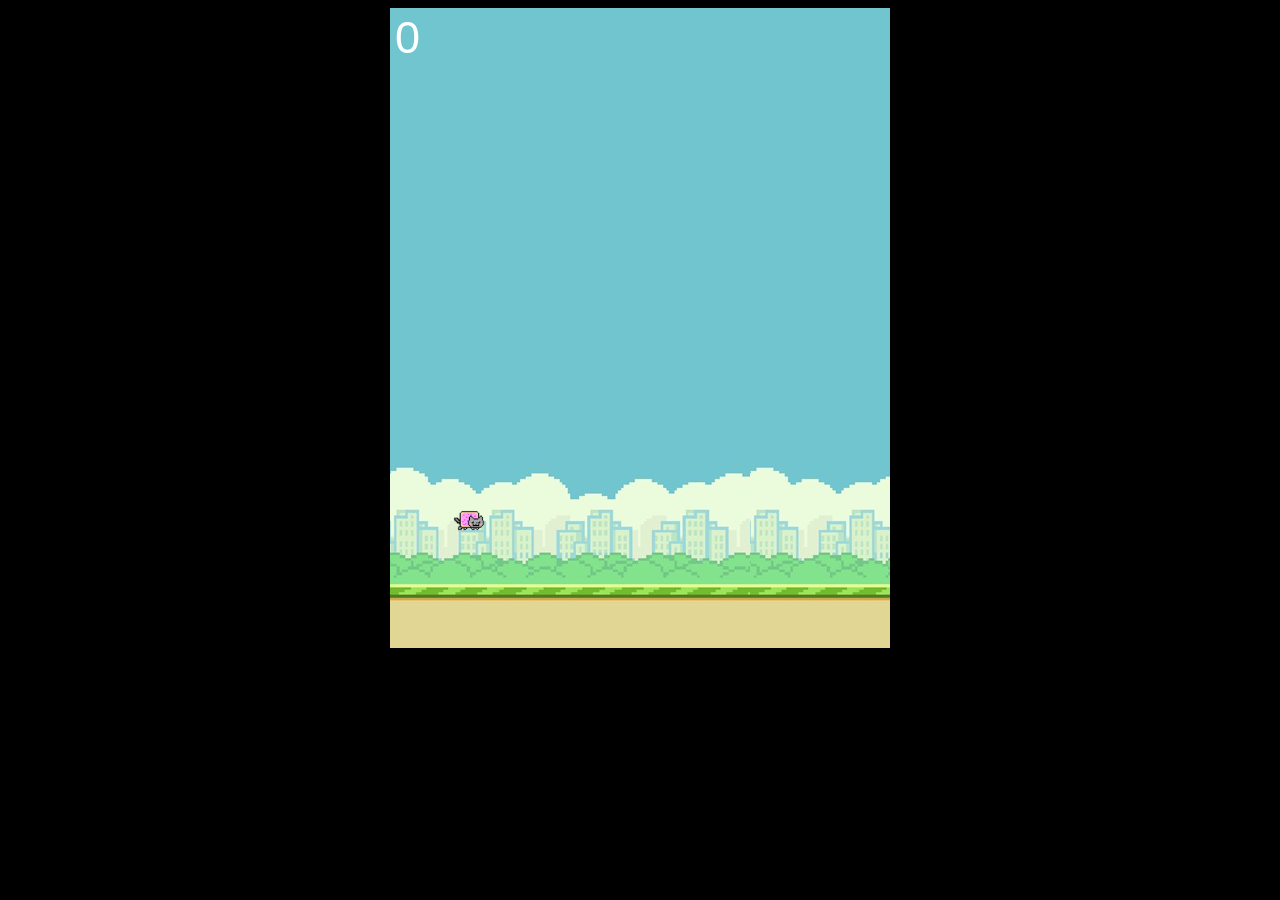
<file: flappy-bird/index.html>
<!DOCTYPE html>
<html>
    <head>
        <meta charset="UTF-8">
        <meta name="viewport", content="width=device-width, initial-scale=1.0">
        <title>Flappy Bird</title>
        <link rel="stylesheet" href="flappybird.css">
        <script src="flappybird.js"></script>
    </head>
    <body>
        <canvas id="board"></canvas>
    </body>
</html>
</file>
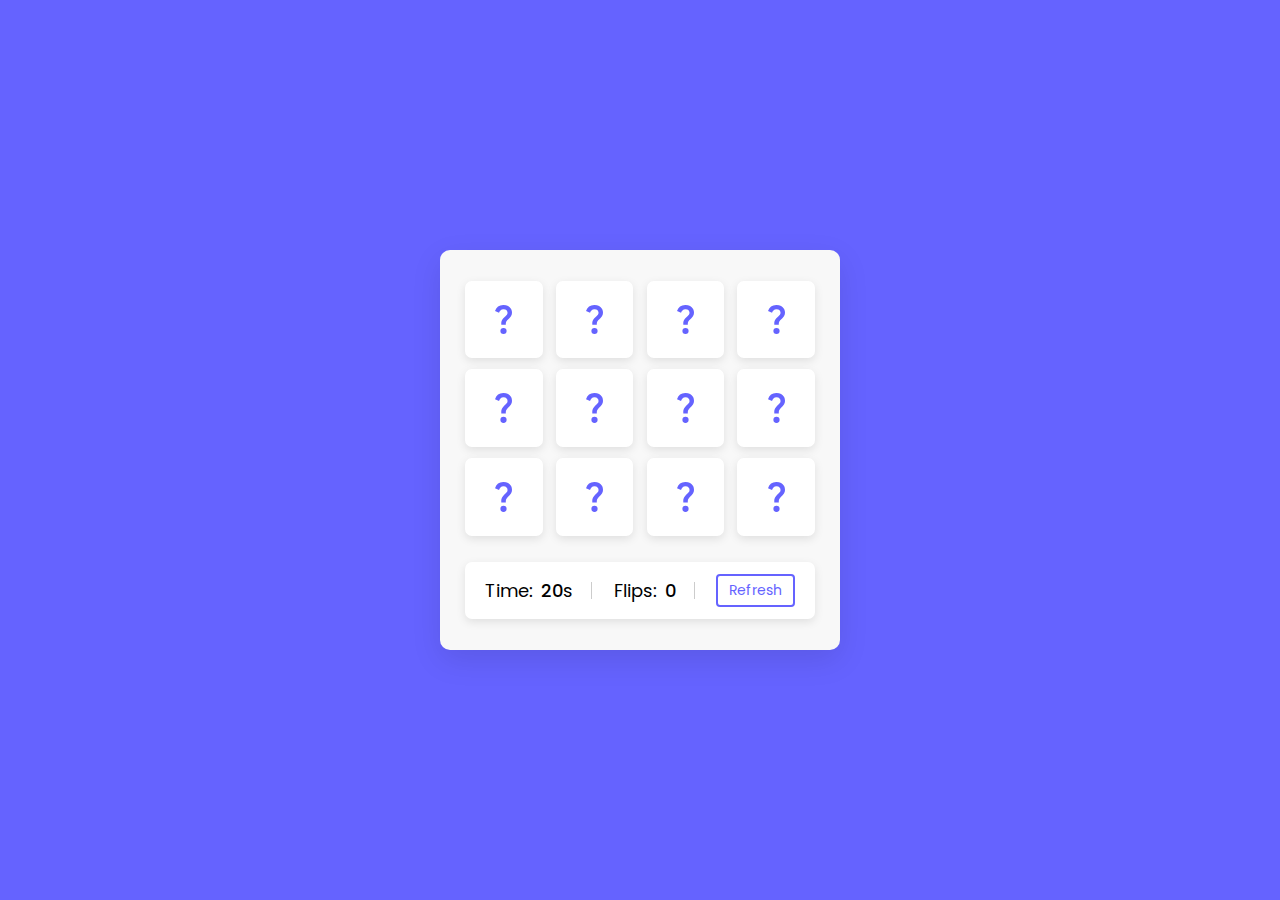
<file: memory-tile/index.html>
<!DOCTYPE html>
<html lang="en" dir="ltr">
  <head>
    <meta charset="utf-8">  
    <title>Memory Card Game | CodingNepal</title>
    <link rel="stylesheet" href="style.css">
    <meta name="viewport" content="width=device-width, initial-scale=1.0">
  </head>
  <body>
    <div class="wrapper">
      <ul class="cards">
        <li class="card">
          <div class="view front-view">
            <img src="images/que_icon.svg" alt="icon">
          </div>
          <div class="view back-view">
            <img src="images/img-1.png" alt="card-img">
          </div>
        </li>
        <li class="card">
          <div class="view front-view">
            <img src="images/que_icon.svg" alt="icon">
          </div>
          <div class="view back-view">
            <img src="images/img-2.png" alt="card-img">
          </div>
        </li>
        <li class="card">
          <div class="view front-view">
            <img src="images/que_icon.svg" alt="icon">
          </div>
          <div class="view back-view">
            <img src="images/img-3.png" alt="card-img">
          </div>
        </li>
        <li class="card">
          <div class="view front-view">
            <img src="images/que_icon.svg" alt="icon">
          </div>
          <div class="view back-view">
            <img src="images/img-4.png" alt="card-img">
          </div>
        </li>
        <li class="card">
          <div class="view front-view">
            <img src="images/que_icon.svg" alt="icon">
          </div>
          <div class="view back-view">
            <img src="images/img-5.png" alt="card-img">
          </div>
        </li>
        <li class="card">
          <div class="view front-view">
            <img src="images/que_icon.svg" alt="icon">
          </div>
          <div class="view back-view">
            <img src="images/img-6.png" alt="card-img">
          </div>
        </li>
        <li class="card">
          <div class="view front-view">
            <img src="images/que_icon.svg" alt="icon">
          </div>
          <div class="view back-view">
            <img src="images/img-5.png" alt="card-img">
          </div>
        </li>
        <li class="card">
          <div class="view front-view">
            <img src="images/que_icon.svg" alt="icon">
          </div>
          <div class="view back-view">
            <img src="images/img-6.png" alt="card-img">
          </div>
        </li>
        <li class="card">
          <div class="view front-view">
            <img src="images/que_icon.svg" alt="icon">
          </div>
          <div class="view back-view">
            <img src="images/img-1.png" alt="card-img">
          </div>
        </li>
        <li class="card">
          <div class="view front-view">
            <img src="images/que_icon.svg" alt="icon">
          </div>
          <div class="view back-view">
            <img src="images/img-2.png" alt="card-img">
          </div>
        </li>
        <li class="card">
          <div class="view front-view">
            <img src="images/que_icon.svg" alt="icon">
          </div>
          <div class="view back-view">
            <img src="images/img-3.png" alt="card-img">
          </div>
        </li>
        <li class="card">
          <div class="view front-view">
            <img src="images/que_icon.svg" alt="icon">
          </div>
          <div class="view back-view">
            <img src="images/img-4.png" alt="card-img">
          </div>
        </li>
        <div class="details">
          <p class="time">Time: <span><b>20</b>s</span></p>
          <p class="flips">Flips: <span><b>0</b></span></p>
          <button>Refresh</button>
        </div>
      </ul>
    </div>

    <script src="script.js"></script>
    
  </body>
</html>
</file>
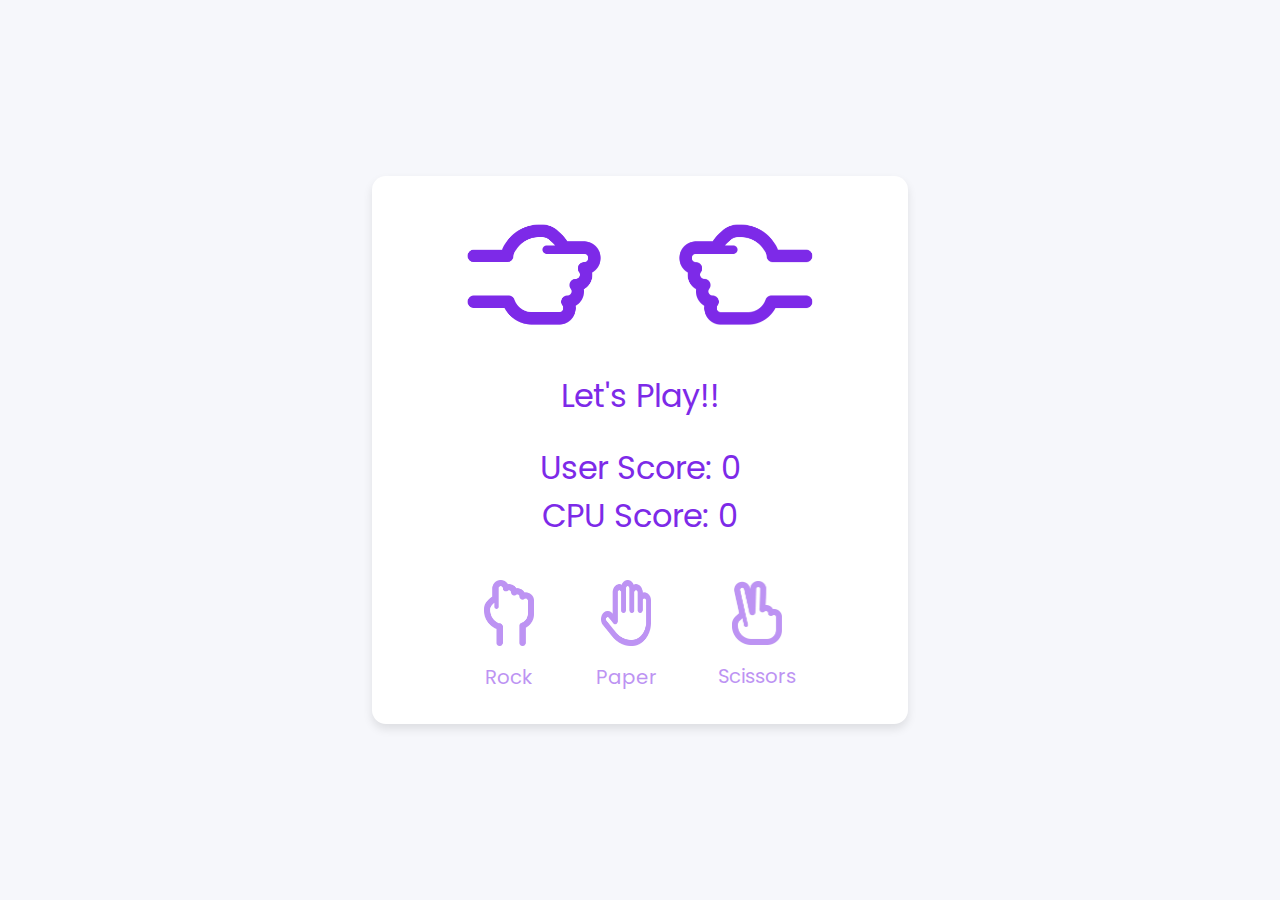
<file: rock-paper-scissor/index.html>
<!DOCTYPE html>

<html lang="en">
  <head>
    <meta charset="UTF-8" />
    <meta http-equiv="X-UA-Compatible" content="IE=edge" />
    <meta name="viewport" content="width=device-width, initial-scale=1.0" />
    <title>Rock Paper Scissors</title>
    <link rel="stylesheet" href="style.css" />
  </head>
  <body>
    <section class="container">
      <div class="result_field">
        <div class="result_images">
          <span class="user_result">
            <img src="images/rock.png" alt="" />
          </span>
          <span class="cpu_result">
            <img src="images/rock.png" alt="" />
          </span>
        </div>
        <div class="result">Let's Play!!</div>
      </div>
      <div class="score_field">
        <div class="user_score">User Score: 0</div>
        <div class="cpu_score">CPU Score: 0</div>
      </div>
      <div class="option_images">
        <span class="option_image">
          <img src="images/rock.png" alt="" />
          <p>Rock</p>
        </span>
        <span class="option_image">
          <img src="images/paper.png" alt="" />
          <p>Paper</p>
        </span>
        <span class="option_image">
          <img src="images/scissors.png" alt="" />
          <p>Scissors</p>
        </span>
      </div>
    </section>
    
    <script src="script.js" defer></script>
  </body>
</html>
</file>
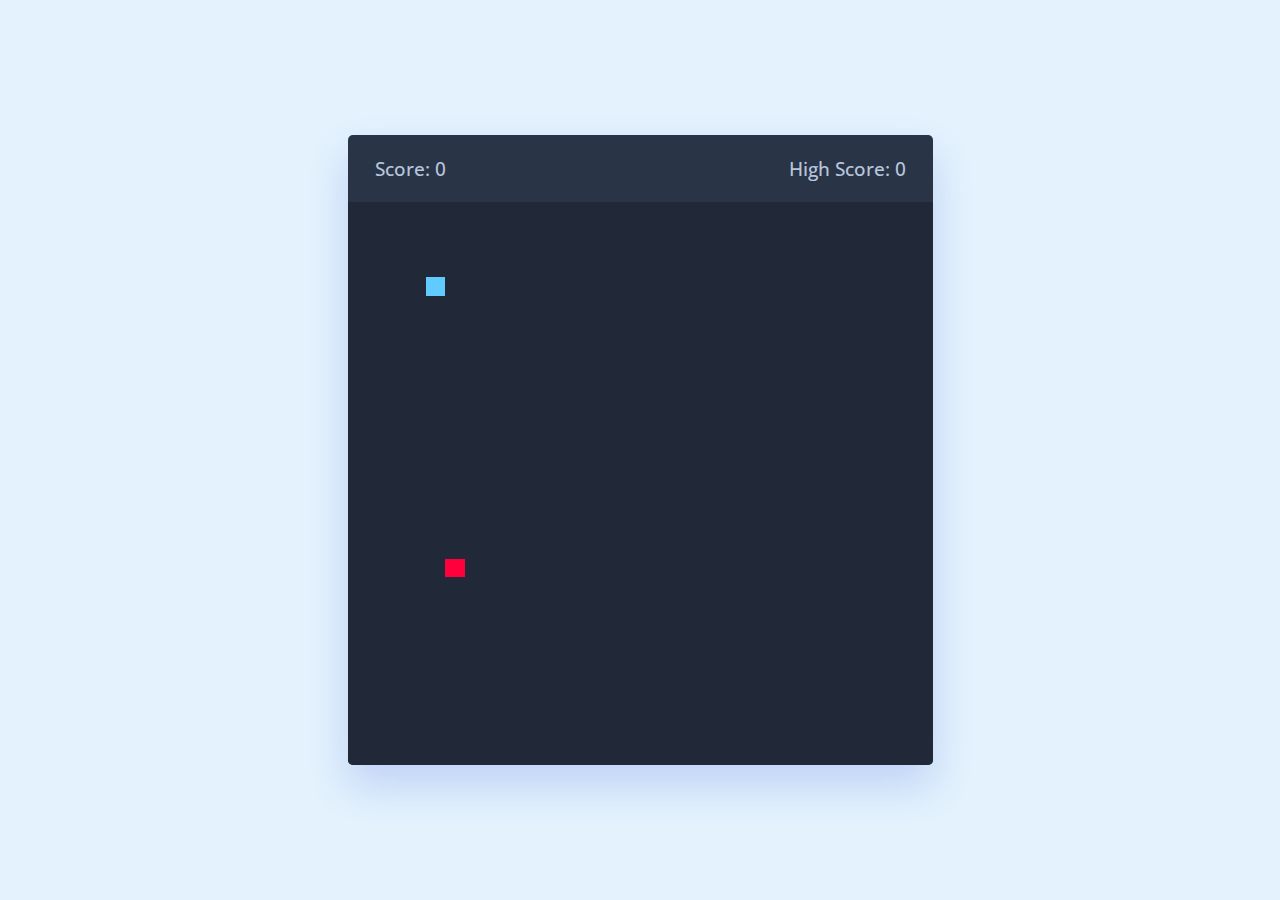
<file: snake/index.html>
<!DOCTYPE html>

<html lang="en" dir="ltr">
  <head>
    <meta charset="utf-8">
    <title>Snake Game </title>
    <link rel="stylesheet" href="style.css">
    <meta name="viewport" content="width=device-width, initial-scale=1.0">
    <link rel="stylesheet" href="https://cdnjs.cloudflare.com/ajax/libs/font-awesome/6.3.0/css/all.min.css">
    <script src="script.js" defer></script>
  </head>
  <body>
    <div class="wrapper">
      <div class="game-details">
        <span class="score">Score: 0</span>
        <span class="high-score">High Score: 0</span>
      </div>
      <div class="play-board"></div>
      <div class="controls">
        <i data-key="ArrowLeft" class="fa-solid fa-arrow-left-long"></i>
        <i data-key="ArrowUp" class="fa-solid fa-arrow-up-long"></i>
        <i data-key="ArrowRight" class="fa-solid fa-arrow-right-long"></i>
        <i data-key="ArrowDown" class="fa-solid fa-arrow-down-long"></i>
      </div>
    </div>

  </body>
</html>
</file>
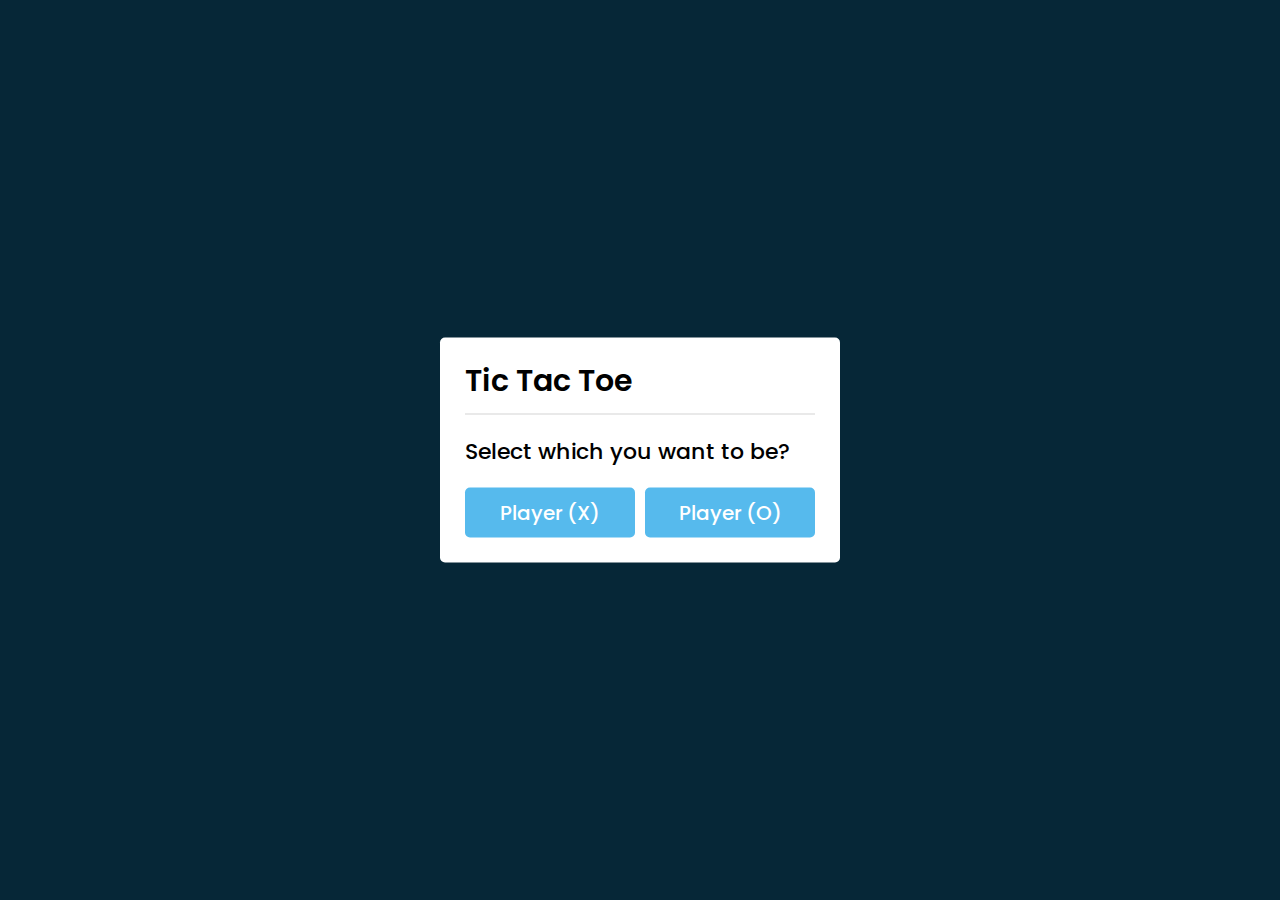
<file: tic-tac-toe/index.html>
<!DOCTYPE html>

<html lang="en">
<head>
    <meta charset="UTF-8">
    <title>Tic Tac Toe</title>
    <link rel="stylesheet" href="style.css">
    <link rel="stylesheet" href="https://cdnjs.cloudflare.com/ajax/libs/font-awesome/5.15.3/css/all.min.css"/>
</head>
<body>
  <!-- select box -->
  <div class="select-box">
    <header>Tic Tac Toe</header>
    <div class="content">
      <div class="title">Select which you want to be?</div>
      <div class="options">
        <button class="playerX">Player (X)</button>
        <button class="playerO">Player (O)</button>
      </div>
      
    </div>
  </div> 

  <!-- playboard section -->
  <div class="play-board">
    <div class="details">
      <div class="players">
        <span class="Xturn">X's Turn</span>
        <span class="Oturn">O's Turn</span>
        <div class="slider"></div>
      </div>
    </div>
    <div class="play-area">
      <section>
        <span class="box1"></span>
        <span class="box2"></span>
        <span class="box3"></span>
      </section>
      <section>
        <span class="box4"></span>
        <span class="box5"></span>
        <span class="box6"></span>
      </section>
      <section>
        <span class="box7"></span>
        <span class="box8"></span>
        <span class="box9"></span>
      </section>
    </div>
  </div>

  <!-- result box -->
  <div class="result-box">
    <div class="won-text"></div>
    <div class="btn"><button>Replay</button></div>
  </div>

  <script src="script.js"></script>

</body>
</html>
</file>
<file: flappy-bird/flappybird.css>
body {
    font-family:'Courier New', Courier, monospace;
    text-align: center;
    background-color: black;
}

#board {
    /* background-color: skyblue; */
    background-image: url("./flappybirdbg.png");
}
</file>
<file: memory-tile/style.css>
/* Import Google Font - Poppins */
@import url('https://fonts.googleapis.com/css2?family=Poppins:wght@400;500;600;700&display=swap');
*{
  margin: 0;
  padding: 0;
  box-sizing: border-box;
  font-family: 'Poppins', sans-serif;
}
p{
  font-size: 20px;
}
body{
  display: flex;
  align-items: center;
  justify-content: center;
  min-height: 100vh;
  background: #6563ff;
}
::selection{
  color: #fff;
  background: #6563ff;
}
.wrapper{
  padding: 25px;
  background: #f8f8f8;
  border-radius: 10px;
  box-shadow: 0 10px 30px rgba(0,0,0,0.1);
}
.cards, .card, .view, .details, p{
  display: flex;
  align-items: center;
  justify-content: center;
}
.cards{
  height: 350px;
  width: 350px;
  flex-wrap: wrap;
  justify-content: space-between;
}
.cards .card{
  cursor: pointer;
  position: relative;
  perspective: 1000px;
  transform-style: preserve-3d;
  height: calc(100% / 4 - 10px);
  width: calc(100% / 4 - 10px);
}
.card.shake{
  animation: shake 0.35s ease-in-out;
}
@keyframes shake {
  0%, 100%{
    transform: translateX(0);
  }
  20%{
    transform: translateX(-13px);
  }
  40%{
    transform: translateX(13px);
  }
  60%{
    transform: translateX(-8px);
  }
  80%{
    transform: translateX(8px);
  }
}
.cards .card .view{
  width: 100%;
  height: 100%;
  user-select: none;
  pointer-events: none;
  position: absolute;
  background: #fff;
  border-radius: 7px;
  backface-visibility: hidden;
  transition: transform 0.25s linear;
  box-shadow: 0 3px 10px rgba(0,0,0,0.1);
}
.card .front-view img{
  max-width: 17px;
}
.card .back-view{
  transform: rotateY(-180deg);
}
.card .back-view img{
  max-width: 40px;
}
.card.flip .front-view{
  transform: rotateY(180deg);
}
.card.flip .back-view{
  transform: rotateY(0);
}

.details{
  width: 100%;
  margin-top: 15px;
  padding: 0 20px;
  border-radius: 7px;
  background: #fff;
  height: calc(100% / 4 - 30px);
  justify-content: space-between;
  box-shadow: 0 3px 10px rgba(0,0,0,0.1);
}
.details p{
  font-size: 18px;
  height: 17px;
  padding-right: 18px;
  border-right: 1px solid #ccc;
}
.details p span{
  margin-left: 8px;
}
.details p b{
  font-weight: 500;
}
.details button{
  cursor: pointer;
  font-size: 14px;
  color: #6563ff;
  border-radius: 4px;
  padding: 4px 11px;
  background: #fff;
  border: 2px solid #6563ff;
  transition: 0.3s ease;
}
.details button:hover{
  color: #fff;
  background: #6563ff;
}

@media screen and (max-width: 700px) {
  .cards{
    height: 350px;
    width: 350px;
  }
  .card .front-view img{
    max-width: 16px;
  }
  .card .back-view img{
    max-width: 40px;
  }
}

@media screen and (max-width: 530px) {
  .cards{
    height: 300px;
    width: 300px;
  }
  .card .back-view img{
    max-width: 35px;
  }
  .details{
    margin-top: 10px;
    padding: 0 15px;
    height: calc(100% / 4 - 20px);
  }
  .details p{
    height: 15px;
    font-size: 17px;
    padding-right: 13px;
  }
  .details button{
    font-size: 13px;
    padding: 5px 10px;
    border: none;
    color: #fff;
    background: #6563ff;
  }
}
</file>
<file: rock-paper-scissor/style.css>
/* Import Google font - Poppins */
@import url("https://fonts.googleapis.com/css2?family=Poppins:wght@200;300;400;500;600;700&display=swap");
* {
  margin: 0;
  padding: 0;
  box-sizing: border-box;
  font-family: "Poppins", sans-serif;
}
body {
  height: 100vh;
  display: flex;
  align-items: center;
  justify-content: center;
  background: #f6f7fb;
}
.score_field
{
  text-align: center;
  font-size: 2rem;
  color: #7d2ae8;
  margin-top: 1.5rem;
}
::selection {
  color: #fff;
  background-color: #7d2ae8;
}
.container {
  padding: 2rem 7rem;
  border-radius: 14px;
  background: #fff;
  box-shadow: 0 5px 10px rgba(0, 0, 0, 0.1);
}
.result_images {
  display: flex;
  column-gap: 7rem;
}
.container.start .user_result {
  transform-origin: left;
  animation: userShake 0.7s ease infinite;
}
@keyframes userShake {
  50% {
    transform: rotate(10deg);
  }
}

.container.start .cpu_result {
  transform-origin: right;
  animation: cpuShake 0.7s ease infinite;
}
@keyframes cpuShake {
  50% {
    transform: rotate(-10deg);
  }
}
.result_images img {
  width: 100px;
}
.user_result img {
  transform: rotate(90deg);
}
.cpu_result img {
  transform: rotate(-90deg) rotateY(180deg);
}
.result {
  text-align: center;
  font-size: 2rem;
  color: #7d2ae8;
  margin-top: 1.5rem;
}

.option_image img {
  width: 50px;
}
.option_images {
  display: flex;
  align-items: center;
  margin-top: 2.5rem;
  justify-content: space-between;
}
.container.start .option_images {
  pointer-events: none;
}
.option_image {
  display: flex;
  flex-direction: column;
  align-items: center;
  opacity: 0.5;
  cursor: pointer;
  transition: opacity 0.3s ease;
}
.option_image:hover {
  opacity: 1;
}
.option_image.active {
  opacity: 1;
}
.option_image img {
  pointer-events: none;
}
.option_image p {
  color: #7d2ae8;
  font-size: 1.235rem;
  margin-top: 1rem;
  pointer-events: none;
}
</file>
<file: snake/style.css>
/* Import Google font */
@import url('https://fonts.googleapis.com/css2?family=Open+Sans:wght@400;500;600;700&display=swap');
* {
  margin: 0;
  padding: 0;
  box-sizing: border-box;
  font-family: 'Open Sans', sans-serif;
}
body {
  display: flex;
  align-items: center;
  justify-content: center;
  min-height: 100vh;
  background: #E3F2FD;
}
.wrapper {
  width: 65vmin;
  height: 70vmin;
  display: flex;
  overflow: hidden;
  flex-direction: column;
  justify-content: center;
  border-radius: 5px;
  background: #293447;
  box-shadow: 0 20px 40px rgba(52, 87, 220, 0.2);
}
.game-details {
  color: #B8C6DC;
  font-weight: 500;
  font-size: 1.2rem;
  padding: 20px 27px;
  display: flex;
  justify-content: space-between;
}
.play-board {
  height: 100%;
  width: 100%;
  display: grid;
  background: #212837;
  grid-template: repeat(30, 1fr) / repeat(30, 1fr);
}
.play-board .food {
  background: #FF003D;
}
.play-board .head {
  background: #60CBFF;
}

.controls {
  display: none;
  justify-content: space-between;
}
.controls i {
  padding: 25px 0;
  text-align: center;
  font-size: 1.3rem;
  color: #B8C6DC;
  width: calc(100% / 4);
  cursor: pointer;
  border-right: 1px solid #171B26;
}

@media screen and (max-width: 800px) {
  .wrapper {
    width: 90vmin;
    height: 115vmin;
  }
  .game-details {
    font-size: 1rem;
    padding: 15px 27px;
  }
  .controls {
    display: flex;
  }
  .controls i {
    padding: 15px 0;
    font-size: 1rem;
  }
}
</file>
<file: tic-tac-toe/style.css>
@import url('https://fonts.googleapis.com/css2?family=Poppins:wght@200;300;400;500;600;700&display=swap');
*{
  margin: 0;
  padding: 0;
  box-sizing: border-box;
  font-family: 'Poppins', sans-serif;
}
::selection{
  color: #fff;
  background:#56baed;
}
body{
  background:#062737;
}
.select-box, .play-board, .result-box{
  position: absolute;
  top: 50%;
  left: 50%;
  transform: translate(-50%, -50%);
  transition: all 0.3s ease;
}
.select-box{
  background: #fff;
  padding: 20px 25px 25px;
  border-radius: 5px;
  max-width: 400px;
  width: 100%;
}
.select-box.hide{
  opacity: 0;
  pointer-events: none;
}
.select-box header{
  font-size: 30px;
  font-weight: 600;
  padding-bottom: 10px;
  border-bottom: 1px solid lightgrey;
}
.select-box .title{
  font-size: 22px;
  font-weight: 500;
  margin: 20px 0;
}
.select-box .options{
  display: flex;
  width: 100%;
}
.options button{
  width: 100%;
  font-size: 20px;
  font-weight: 500;
  padding: 10px 0;
  border: none;
  background: #56baed;
  border-radius: 5px;
  color: #fff;
  outline: none;
  cursor: pointer;
  transition: all 0.3s ease;
}
.options button:hover,
.btn button:hover{
  transform: scale(0.96);
}
.options button.playerX{
  margin-right: 5px;
}
.options button.playerO{
  margin-left: 5px;
}
.select-box .credit{
  text-align: center;
  margin-top: 20px;
  font-size: 18px;
  font-weight: 500;
}
.select-box .credit a{
  color: #56baed;
  text-decoration: none;
}
.select-box .credit a:hover{
  text-decoration: underline;
}

.play-board{
  opacity: 0;
  pointer-events: none;
  transform: translate(-50%, -50%) scale(0.9);
}
.play-board.show{
  opacity: 1;
  pointer-events: auto;
  transform: translate(-50%, -50%) scale(1);
}
.play-board .details{
  padding: 7px;
  border-radius: 5px;
  background: #fff;
}
.play-board .players{
  width: 100%;
  display: flex;
  position: relative;
  justify-content: space-between;
}
.players span{
  position: relative;
  z-index: 2;
  color: #56baed;
  font-size: 20px;
  font-weight: 500;
  padding: 10px 0;
  width: 100%;
  text-align: center;
  cursor: default;
  user-select: none;
  transition: all 0.3 ease;
}
.players.active span:first-child{
  color: #fff;
}
.players.active span:last-child{
  color: #56baed;
}
.players span:first-child{
  color: #fff;
}
.players .slider{
  position: absolute;
  top: 0;
  left: 0;
  width: 50%;
  height: 100%;
  background: #56baed;
  border-radius: 5px;
  transition: all 0.3s ease;
}
.players.active .slider{
  left: 50%;
}
.players.active span:first-child{
  color: #56baed;
}
.players.active span:nth-child(2){
  color: #fff;
}
.players.active .slider{
  left: 50%;
}
.play-area{
  margin-top: 20px;
}
.play-area section{
  display: flex;
  margin-bottom: 1px;
}
.play-area section span{
  display: block;
  height: 90px;
  width: 90px;
  margin: 2px;
  color: #56baed;
  font-size: 40px;
  line-height: 80px;
  text-align: center;
  border-radius: 5px;
  background: #fff;
}

.result-box{
  padding: 25px 20px;
  border-radius: 5px;
  max-width: 400px;
  width: 100%;
  opacity: 0;
  text-align: center;
  background: #fff;
  pointer-events: none;
  transform: translate(-50%, -50%) scale(0.9);
}
.result-box.show{
  opacity: 1;
  pointer-events: auto;
  transform: translate(-50%, -50%) scale(1);
}
.result-box .won-text{
  font-size: 30px;
  font-weight: 500;
  display: flex;
  justify-content: center;
}
.result-box .won-text p{
  font-weight: 600;
  margin: 0 5px;
}
.result-box .btn{
  width: 100%;
  margin-top: 25px;
  display: flex;
  justify-content: center;
}
.btn button{
  font-size: 18px;
  font-weight: 500;
  padding: 8px 20px;
  border: none;
  background: #56baed;
  border-radius: 5px;
  color: #fff;
  outline: none;
  cursor: pointer;
  transition: all 0.3s ease;
}
</file>
